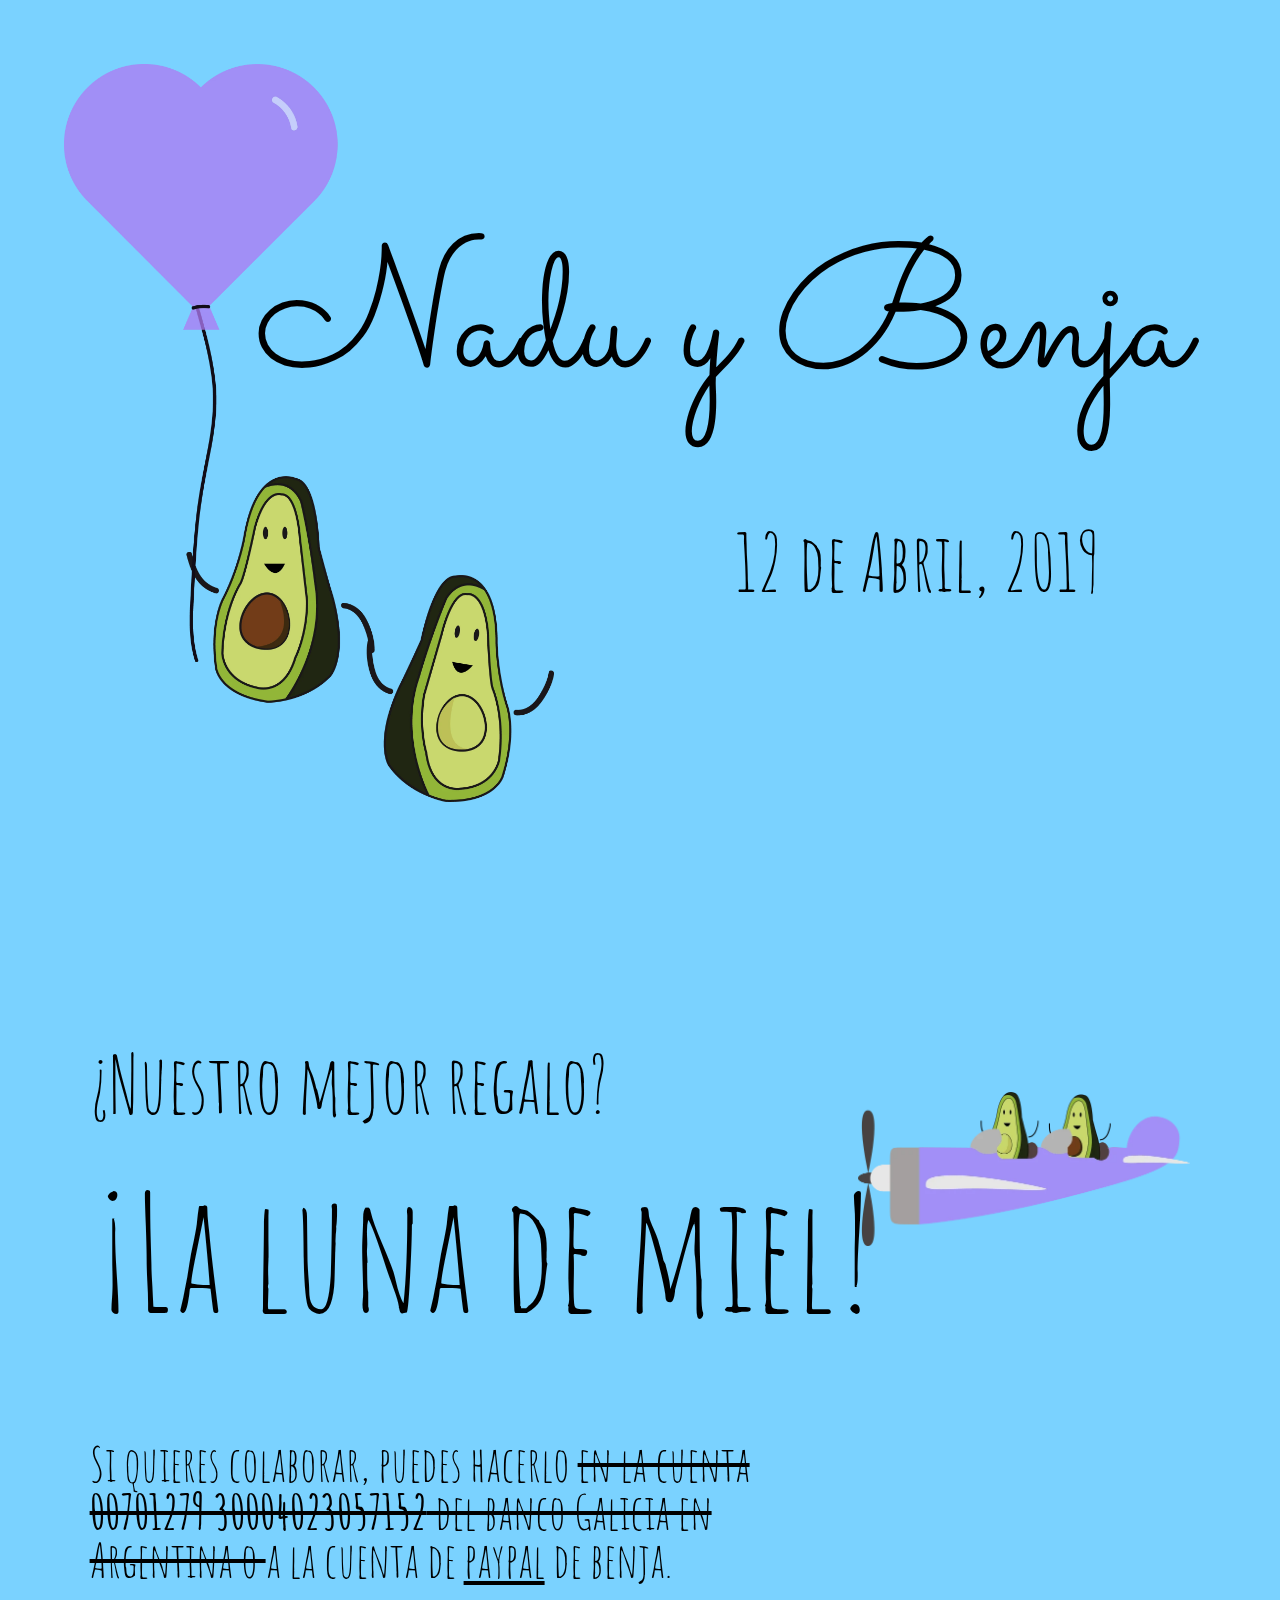
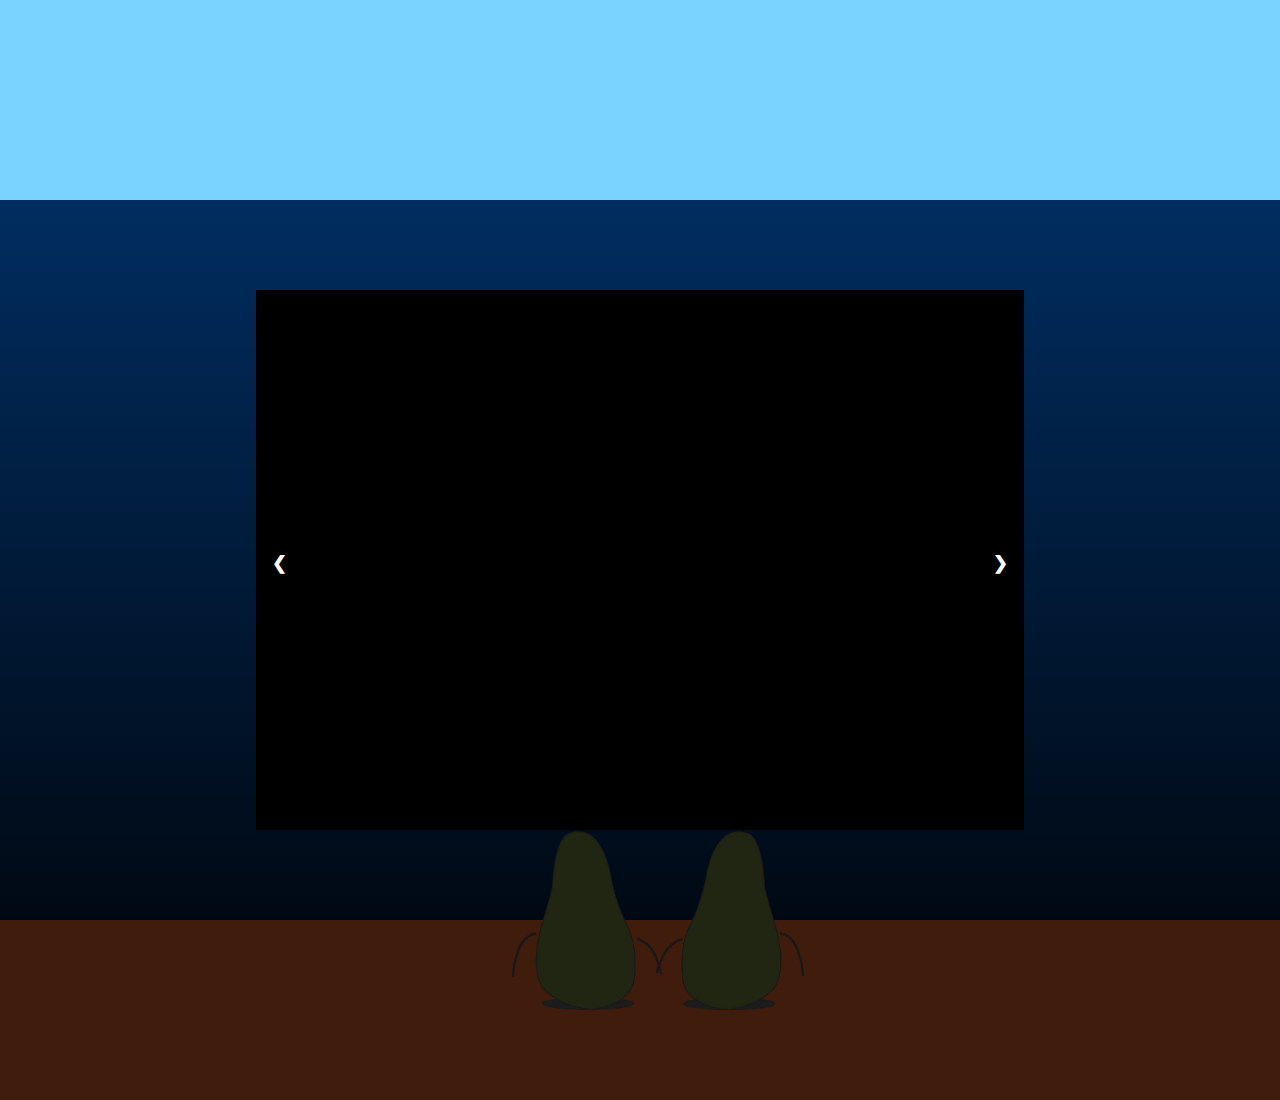
<file: index.html>
<!DOCTYPE html>
<html lang="es">
	<head>
		<meta name="viewport" content="width=device-width, initial-scale=1.0">
		<meta name="Nadu y Benja" content="Nadu y Benja se casan!">
		<meta name="description" content="Nadu y Benja se casan!">
		<meta property="og:title" content="Nadu y Benja" />
		<meta property="og:type" content="website" />
		<meta property="og:url" content="https://www.naduybenja.com.ar/" />
		<meta property="og:image" content="https://naduybenja.com.ar/img/NaduyBenja.png" />
		<meta property="og:description" content="Nadu y Benja se casan!">
		<meta name="twitter:title" content="Nadu y Benja se casan!">
		<meta name="twitter:description" content="Nadu y Benja se casan!">
		<meta name="twitter:image" content="https://naduybenja.com.ar/img/NaduyBenja.png">
		<title>Nadu y Benja</title>
		<link href="https://fonts.googleapis.com/css?family=Amatic+SC|Sacramento" rel="stylesheet">
		<link rel="stylesheet" type="text/css" href="./style/reset.css">
		<link rel="stylesheet" type="text/css" href="./style/base.css">
		<link rel="stylesheet" type="text/css" href="./style/animaciones.css">
		<!-- Global site tag (gtag.js) - Google Analytics -->
		<script async src="https://www.googletagmanager.com/gtag/js?id=UA-125859937-3"></script>
		<script>
			window.dataLayer = window.dataLayer || [];
			function gtag(){dataLayer.push(arguments);}
			gtag('js', new Date());
			gtag('config', 'UA-125859937-3');
		</script>

	</head>
	<body>
		<div class="nubes">
			<picture>
				<source type="image/webp" srcset="./img/nube.webp">
				<img class="nube" id="nube1" src="./img/nube.png" alt="nube">
			</picture>
			<picture>
				<source type="image/webp" srcset="./img/nube.webp">
				<img class="nube" id="nube2" src="./img/nube.png" alt="nube">
			</picture>
			<picture>
				<source type="image/webp" srcset="./img/nube.webp">
				<img class="nube" id="nube3" src="./img/nube.png" alt="nube">
			</picture>
			<picture>
				<source type="image/webp" srcset="./img/nube.webp">
				<img class="nube" id="nube4" src="./img/nube.png" alt="nube">
			</picture>
			<picture>
				<source type="image/webp" srcset="./img/nube.webp">
				<img class="nube" id="nube5" src="./img/nube.png" alt="nube">
			</picture>
		</div>
		<section id="inicio">
			<div class="paltosConGlobo">
				<picture>
					<source type="image/webp" srcset="./img/paltosConGlobo.webp">
					<img src="./img/paltosConGlobo.png" alt="paltos sujetando globo">
				</picture>
			</div>
			<h1>Nadu y Benja</h1>
			<h2>12 de Abril, 2019</h2>
		</section>
		<section id="medio">
			<h1>&iexcl;La luna de miel!</h1>
			<h2>&iquest;Nuestro mejor regalo?</h2>
			<div class="paltosEnAvion">
				<picture>
					<source type="image/webp" srcset="./img/paltosAvion.webp">
					<img src="./img/paltosAvion.png" alt="paltos en avion">
				</picture>
			</div>
			<p>Si quieres colaborar, puedes hacerlo <del>en la cuenta <span class="numeroDeCuenta">00701279 30004023057152</span> del banco Galicia en Argentina o </del> a la cuenta de <a href="https://www.paypal.me/bensmithperez">paypal</a> de benja.</p>
		</section>
		<section id="fin">
			<div class="fondoNoche"></div>
			<div class="pantalla">
				<div class="imagenPantalla imagenVertical">
					<img src="./img/ben-y-nadu-0.jpg">
				</div>
				<div class="imagenPantalla imagenVertical">
					<img src="./img/ben-y-nadu-1.jpg">
				</div>
				<div class="imagenPantalla imagenHorizontal">
					<img src="./img/ben-y-nadu-2.jpg">
				</div>
				<div class="imagenPantalla imagenHorizontal">
					<img src="./img/ben-y-nadu-3.jpg">
				</div>
				<div class="imagenPantalla imagenVertical">
					<img src="./img/ben-y-nadu-4.jpg">
				</div>
				<div class="imagenPantalla imagenHorizontal">
					<img src="./img/ben-y-nadu-5.jpg">
				</div>
				<div class="imagenPantalla imagenHorizontal">
					<img src="./img/ben-y-nadu-6.jpg">
				</div>
				<div class="imagenPantalla imagenHorizontal">
					<img src="./img/ben-y-nadu-7.jpg">
				</div>
				<div class="imagenPantalla imagenVertical">
					<img src="./img/ben-y-nadu-8.jpg">
				</div>
				<div class="imagenPantalla imagenVertical">
					<img src="./img/ben-y-nadu-9.jpg">
				</div>
				<div class="imagenPantalla imagenVertical">
					<img src="./img/ben-y-nadu-10.jpg">
				</div>
				<div class="imagenPantalla imagenVertical">
					<img src="./img/ben-y-nadu-11.jpg">
				</div>
				<div class="imagenPantalla imagenVertical">
					<img src="./img/ben-y-nadu-12.jpg">
				</div>
				<div class="imagenPantalla imagenVertical">
					<img src="./img/ben-y-nadu-13.jpg">
				</div>
				<div class="imagenPantalla imagenVertical">
					<img src="./img/ben-y-nadu-14.jpg">
				</div>
				<div class="imagenPantalla imagenVertical">
					<img src="./img/ben-y-nadu-15.jpg">
				</div>
				<div class="imagenPantalla imagenVertical">
					<img src="./img/ben-y-nadu-16.jpg">
				</div>
				<div class="imagenPantalla imagenHorizontal">
					<img src="./img/ben-y-nadu-17.jpg">
				</div>
				<div class="imagenPantalla imagenVertical">
					<img src="./img/ben-y-nadu-18.jpg">
				</div>
				<div class="imagenPantalla imagenVertical">
					<img src="./img/ben-y-nadu-19.jpg">
				</div>
				<div class="imagenPantalla imagenVertical">
					<img src="./img/ben-y-nadu-20.jpg">
				</div>
				<a class="botonAnterior" onclick="avanzarFoto(-1)">&#10094;</a>
				<a class="botonSiguiente" onclick="avanzarFoto(1)">&#10095;</a>
			</div>
			<picture>
				<source type="image/webp" srcset="./img/paltosDeEspalda.webp">
				<img class="paltosDeEspalda" src="./img/paltosDeEspalda.png" alt="paltos de espalda">
			</picture>
			<div class="piso"></div>
		</section>
		<script type="text/javascript" src="./js/pantalla.js"></script>
	</body>
</html>
</file>
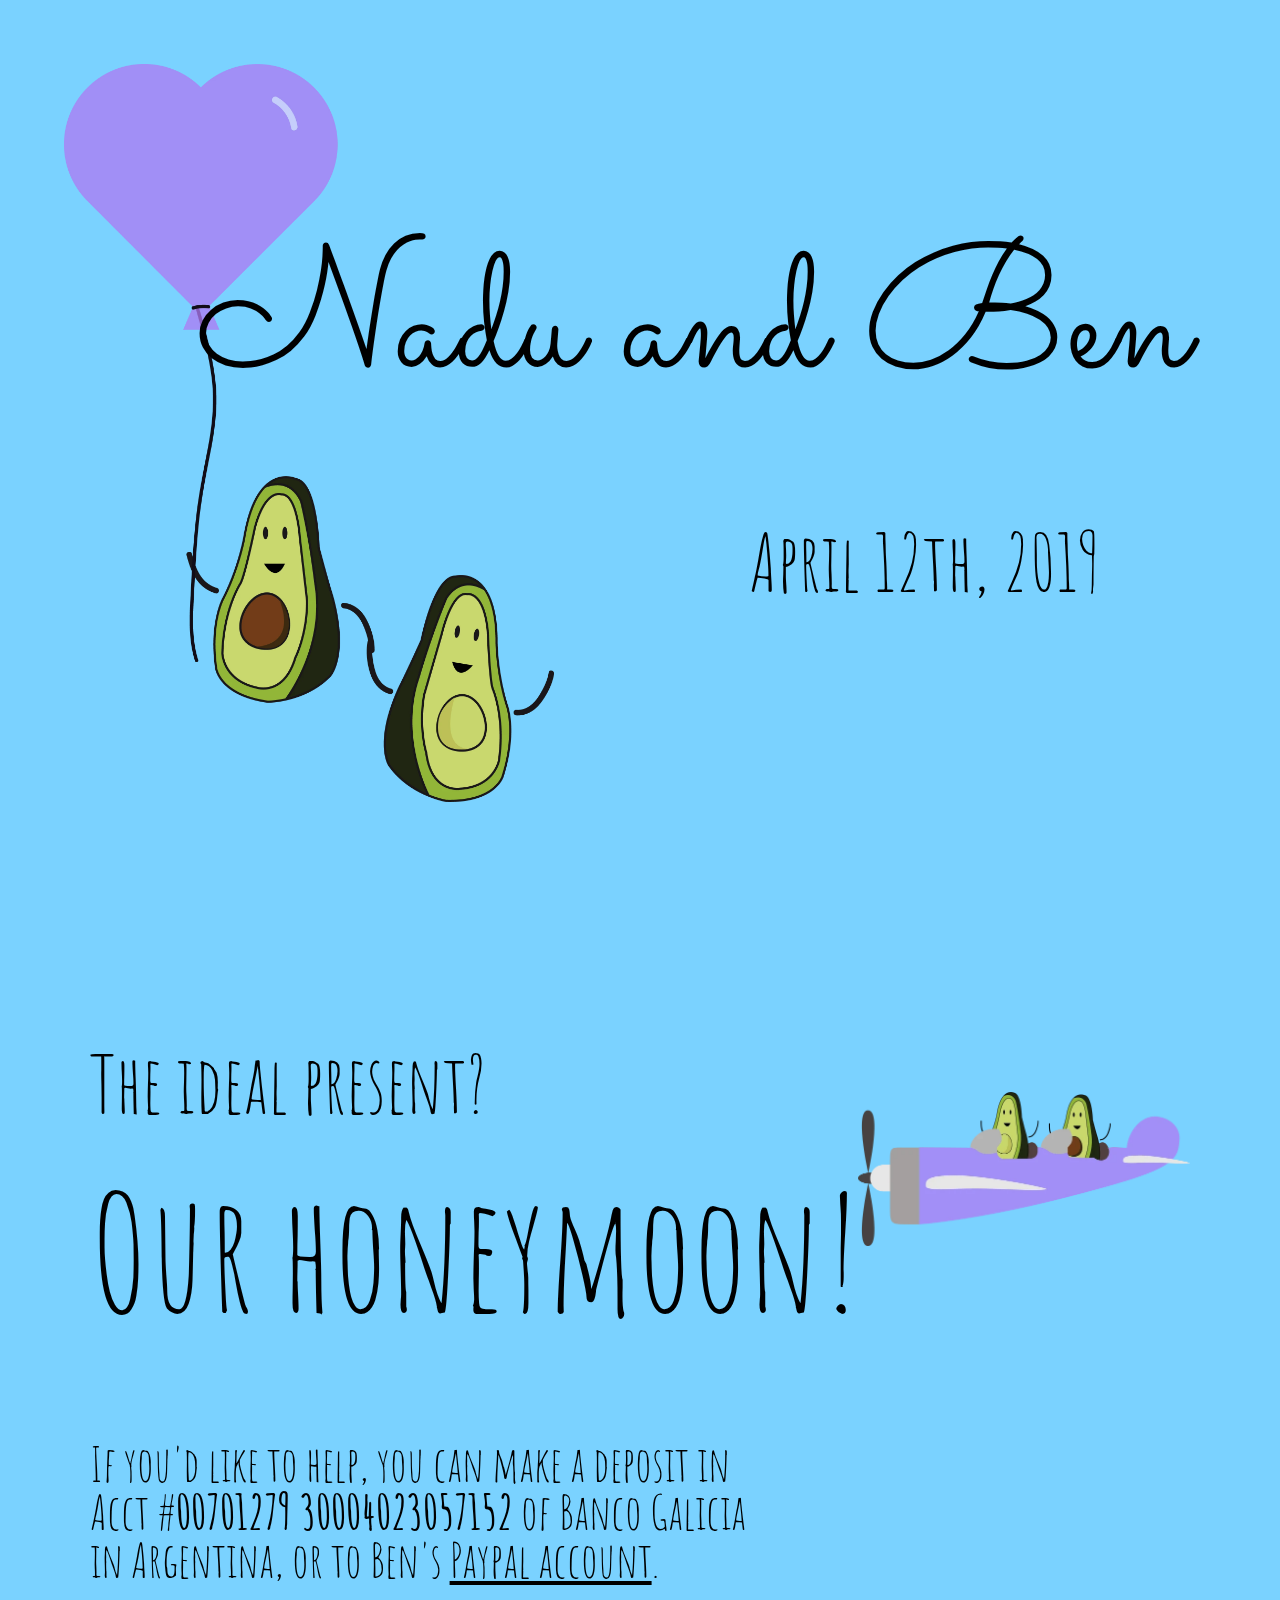
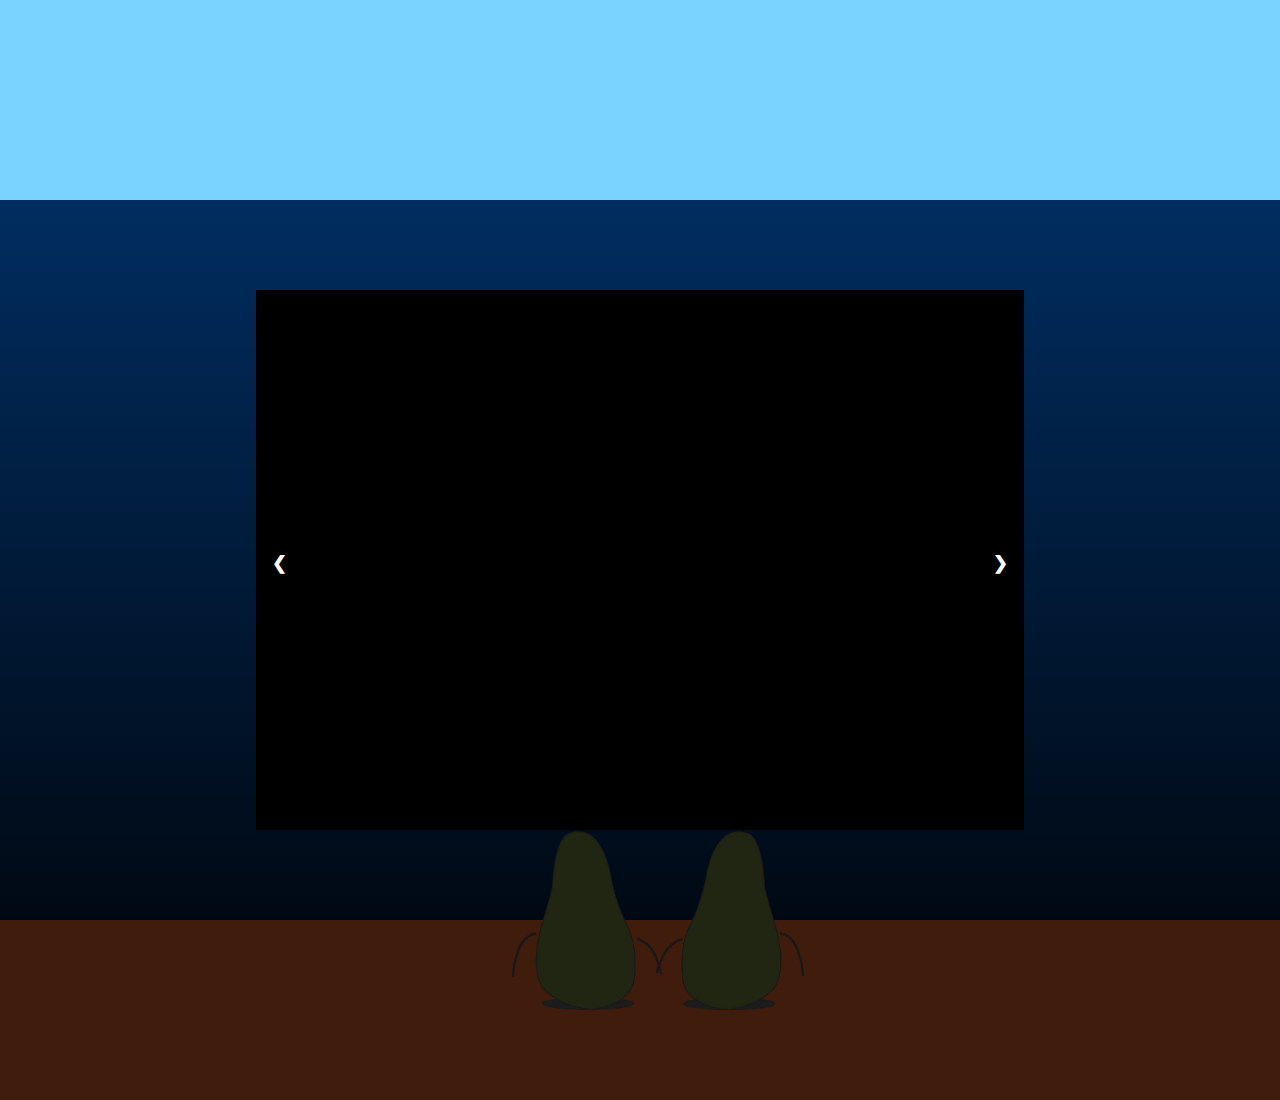
<file: en.html>
<!DOCTYPE html>
<html lang="en">
	<head>
		<meta name="viewport" content="width=device-width, initial-scale=1.0">
		<meta name="Nadu and Ben" content="Nadu and Ben are getting married!">
		<meta name="description" content="Nadu and Ben are getting married!">
		<meta property="og:title" content="Nadu and Ben" />
		<meta property="og:type" content="website" />
		<meta property="og:url" content="https://www.naduybenja.com.ar/en.html" />
		<meta property="og:image" content="https://naduybenja.com.ar/img/NaduyBenja.png" />
		<meta property="og:description" content="Nadu and Ben are getting married!">
		<meta name="twitter:title" content="Nadu and Ben are getting married!">
		<meta name="twitter:description" content="Nadu and Ben are getting married!">
		<meta name="twitter:image" content="https://naduybenja.com.ar/img/NaduyBenja.png">
		<title>Nadu and Ben</title>
		<link href="https://fonts.googleapis.com/css?family=Amatic+SC|Sacramento" rel="stylesheet">
		<link rel="stylesheet" type="text/css" href="./style/reset.css">
		<link rel="stylesheet" type="text/css" href="./style/base.css">
		<link rel="stylesheet" type="text/css" href="./style/animaciones.css">
		<!-- Global site tag (gtag.js) - Google Analytics -->
		<script async src="https://www.googletagmanager.com/gtag/js?id=UA-125859937-3"></script>
		<script>
			window.dataLayer = window.dataLayer || [];
			function gtag(){dataLayer.push(arguments);}
			gtag('js', new Date());
			gtag('config', 'UA-125859937-3');
		</script>
	</head>
	<body>
		<div class="nubes">
			<picture>
				<source type="image/webp" srcset="./img/nube.webp">
				<img class="nube" id="nube1" src="./img/nube.png" alt="cloud">
			</picture>
			<picture>
				<source type="image/webp" srcset="./img/nube.webp">
				<img class="nube" id="nube2" src="./img/nube.png" alt="cloud">
			</picture>
			<picture>
				<source type="image/webp" srcset="./img/nube.webp">
				<img class="nube" id="nube3" src="./img/nube.png" alt="cloud">
			</picture>
			<picture>
				<source type="image/webp" srcset="./img/nube.webp">
				<img class="nube" id="nube4" src="./img/nube.png" alt="cloud">
			</picture>
			<picture>
				<source type="image/webp" srcset="./img/nube.webp">
				<img class="nube" id="nube5" src="./img/nube.png" alt="cloud">
			</picture>
		</div>
		<section id="inicio">
			<div class="paltosConGlobo">
				<picture>
					<source type="image/webp" srcset="./img/paltosConGlobo.webp">
					<img src="./img/paltosConGlobo.png" alt="paltos holding on to balloon">
				</picture>
			</div>
			<h1>Nadu and Ben</h1>
			<h2>April 12th, 2019</h2>
			<!-- <a href="#medio">medio</a> -->
		</section>
		<section id="medio">
			<h1>Our honeymoon!</h1>
			<h2>The ideal present?</h2>
			<div class="paltosEnAvion">
				<picture>
					<source type="image/webp" srcset="./img/paltosAvion.webp">
					<img src="./img/paltosAvion.png" alt="paltos in plane">
				</picture>
			</div>
			<p>If you'd like to help, you can make a deposit in Acct #<span class="numeroDeCuenta">00701279 30004023057152</span> of Banco Galicia in Argentina, or to Ben's <a href="https://www.paypal.me/bensmithperez">Paypal account</a>.</p>
			<!-- <a href="#inicio">inicio</a> -->
			<!-- <a href="#fin">fin</a> -->
		</section>
		<section id="fin">
			<div class="fondoNoche"></div>
			<!-- <a href="#medio">medio</a> -->
			<div class="pantalla">
				<div class="imagenPantalla imagenVertical">
					<img src="./img/ben-y-nadu-0.jpg">
				</div>
				<div class="imagenPantalla imagenVertical">
					<img src="./img/ben-y-nadu-1.jpg">
				</div>
				<div class="imagenPantalla imagenHorizontal">
					<img src="./img/ben-y-nadu-2.jpg">
				</div>
				<div class="imagenPantalla imagenHorizontal">
					<img src="./img/ben-y-nadu-3.jpg">
				</div>
				<div class="imagenPantalla imagenVertical">
					<img src="./img/ben-y-nadu-4.jpg">
				</div>
				<div class="imagenPantalla imagenHorizontal">
					<img src="./img/ben-y-nadu-5.jpg">
				</div>
				<div class="imagenPantalla imagenHorizontal">
					<img src="./img/ben-y-nadu-6.jpg">
				</div>
				<div class="imagenPantalla imagenHorizontal">
					<img src="./img/ben-y-nadu-7.jpg">
				</div>
				<div class="imagenPantalla imagenVertical">
					<img src="./img/ben-y-nadu-8.jpg">
				</div>
				<div class="imagenPantalla imagenVertical">
					<img src="./img/ben-y-nadu-9.jpg">
				</div>
				<div class="imagenPantalla imagenVertical">
					<img src="./img/ben-y-nadu-10.jpg">
				</div>
				<div class="imagenPantalla imagenVertical">
					<img src="./img/ben-y-nadu-11.jpg">
				</div>
				<a class="botonAnterior" onclick="avanzarFoto(-1)">&#10094;</a>
				<a class="botonSiguiente" onclick="avanzarFoto(1)">&#10095;</a>
			</div>
			<picture>
				<source type="image/webp" srcset="./img/paltosDeEspalda.webp">
				<img class="paltosDeEspalda" src="./img/paltosDeEspalda.png" alt="paltos backwards">
			</picture>
			<div class="piso"></div>
		</section>
		<script type="text/javascript" src="./js/pantalla.js"></script>
	</body>
</html>
</file>
<file: style/base.css>
/*Autor: Benjamin Smith
Archivo: base.css*/

/*para toda la página*/
html{
  scroll-behavior: smooth;
}
body{
  background: rgba(0,168,255,0.52);
  /*background: linear-gradient(180deg, rgba(0,168,255,0.52) 0%, rgba(3,8,130,1) 100%);*/
  overflow-x: hidden;
}

.numeroDeCuenta{
  font-weight: bold;
}

/*nubes*/
.nubes{
  position: fixed;
  height: 100vh;
  width: 100vw;
  z-index: -1;
}

.nube{
  opacity: 0.5;
  width: 25%;
  left: -30%;
}

#nube1{
  position: fixed;
  top: 30%;
  animation: moverNube1 linear 20s infinite;
}

#nube2{
  position: fixed;
  top: 50%;
  animation: moverNube2 linear 20s infinite;
  animation-delay: 2s;
}

#nube3{
  position: fixed;
  top: 60%;
  animation: moverNube3 linear 20s infinite;
  animation-delay: 6s;
}

#nube4{
  position: fixed;
  top: 70%;
  animation: moverNube4 linear 20s infinite;
  animation-delay: 12s;
}

#nube5{
  position: fixed;
  top: 20%;
  animation: moverNube5 linear 20s infinite;
  animation-delay: 10s;
}

/*pantalla principal*/
section#inicio{
  height: 100vh; 
}

.paltosConGlobo img{
  padding-top: 5%;
  padding-left: 5%; 
  height: 82vh;
  /*width: 25vw;*/
  z-index: 2;
  animation: moverPaltos 4s infinite;
}

#inicio h1{
  font-size: 11rem;
  position: absolute;
  right: 7vw;
  top: 27vh;
  font-family: 'Sacramento', cursive;
  z-index: 2;
}

#inicio h2{
  font-size: 5rem;
  position: absolute;
  right: 14vw;
  top: 58vh;
  font-family: 'Amatic SC', cursive;
  z-index: 2;
}

/*seccion del medio*/
section#medio{
  height: 100vh;
}

#medio h1{
  font-size: 10rem;
  position: absolute;
  left: 7vw;
  top: 130vh;
  font-family: 'Amatic SC', cursive;
  z-index: 2;
  color: black;
}

#medio h2{
  font-size: 5rem;
  position: absolute;
  left: 7vw;
  top: 116vh;
  font-family: 'Amatic SC', cursive;
  z-index: 2;
  color: black;
}

.paltosEnAvion img{
  padding-top: 15%;
  padding-left: 67%;
  /*height: 32vh;*/
  width: 26vw;
  z-index: 2;
  animation: moverPaltos 2s infinite;
}

#medio p{
  font-size: 3rem;
  width: 54%;
  position: absolute;
  left: 7vw;
  top: 160vh;
  font-family: 'Amatic SC', cursive;
  z-index: 2;
  color: black;
}

/*pantalla final*/
section#fin{
  position: relative;
  height: 100vh;
}

.fondoNoche{
  position: relative;
  background: rgb(0,45,96);
  background: linear-gradient(180deg, rgba(0,45,96,1) 0%, rgba(0,0,0,1) 100%);
  width: 100vw;
  height: 100vh;
  z-index: -1;
}

.piso{
  position: absolute;
  bottom: 0;
  background-color: #3f1c0b;
  width: 100vw;
  height: 20vh;
  z-index: 1;
}

.pantalla{
  position: absolute;
  top: 10%;
  left: 20%;
  margin: 0px auto;
  width: 60vw;
  height: 60vh;
  background-color: black;
  z-index: 2;
}

img.paltosDeEspalda{
  height: 14vw;
  position: absolute;
  bottom: 10%;
  left: 40%;
  z-index: 2;
}

.imagenPantalla{
  position: relative;
  overflow-x: hidden;
  overflow-y: hidden;
  width: 60vw;
  height: 60vh;
  display: none;
  text-align:center;

}

.imagenPantalla img{
  height: 120%;
  /*vertical-align: middle;*/
  /*transform: translateX(14%);*/
}

.botonAnterior, .botonSiguiente {
  cursor: pointer;
  position: absolute;
  top: 50%;
  width: auto;
  padding: 16px;
  margin-top: -22px;
  color: white;
  font-weight: bold;
  font-size: 18px;
  transition: 0.6s ease;
  border-radius: 0 3px 3px 0;
  user-select: none;
}

.botonSiguiente {
  right: 0;
  border-radius: 3px 0 0 3px;
}

.botonAnterior:hover, .botonSiguiente:hover {
  background-color: rgba(0,0,0,0.8);
}

/*para celus*/
@media only screen and (max-width: 600px){
  #nube1{
    animation-duration: 10s;
  }

  #nube2{
    animation-duration: 10s;
    animation-delay:1s;
  }

  #nube3{
    animation-duration: 10s;
    animation-delay:3s;
  }

  #nube4{
    animation-duration: 10s;
    animation-delay:6s;
  }

  #nube5{
    animation-duration: 10s;
    animation-delay:5s;
  }

  .paltosConGlobo img{
    padding-top: 9%;
    padding-left: 5%; 
    height: 70vh;
    width: 90vw;
    z-index: 2;
    animation: moverPaltos 4s infinite;
  }

  #inicio h1{
    font-size: 4rem;
    top: 73vh;
    left: unset;
    right: unset;
    text-align: center;
    width: 100vw;
    z-index: 2;
  }

  #inicio h2{
    font-size: 3rem;
    top: 82vh;
    left: unset;
    right: unset;
    text-align: center;
    width: 100vw;
    z-index: 2;
  }

  #medio h1{
    font-size: 8rem;
    left: 7vw;
    top: 109vh;
  }

  #medio h2{
    font-size: 3.5rem;
    left: 7vw;
    top: 103vh;
  }

  .paltosEnAvion img{
    padding-top: 90%;
    padding-left: 6%;
    /*height: 32vh;*/
    width: 90vw;
    z-index: 2;
    animation: moverPaltos 2s infinite;
  }

  #medio p{
    font-size: 2.5rem;
    position: absolute;
    width: 90%;
    left: 7vw;
    top: 168vh;
    font-family: 'Amatic SC', cursive;
    z-index: 2;
    color: black;
  }


  img.paltosDeEspalda{
    height: 44vw;
    position: absolute;
    bottom: 10%;
    left: 15%;
  }

  .pantalla{
    left: 5%;
    width: 90vw;
  }

  .imagenPantalla{
    width: 90vw;
  }

  .imagenPantalla img{
    height: 100%;
  }

  .imagenVertical img{

  }

  .imagenHorizontal img{
    margin-left: -60px;
  }
}

@media only screen and (max-width: 500px){
  #medio h2 {
      font-size: 3.1rem;
  }
  #medio h1{
    font-size: 7.3rem;
    text-align: center;
    left: -1vw;
    top: 109vh; 
  }

  .paltosEnAvion img {
    padding-top: 75%;
  }

  #medio p {
    font-size: 2rem;
    top: 174vh;
  }
}

@media only screen and (max-width: 400px){
  #inicio h1{
    font-size: 3rem;
  }

  #inicio h2 {
    font-size: 2rem;
  }

  #medio h1{
    font-size: 6rem;
  }

  #medio h2{
    font-size: 2rem;
  }

  .paltosEnAvion img {
    padding-top: 75%;
  }

  #medio p{
    font-size: 1.6rem;
    top: 174vh;
  }

}

/*para ipads...............*/
@media only screen and (min-device-width: 481px) and (max-device-width: 1024px) and (orientation:portrait) {
  .paltosConGlobo img {
    padding-top: 8%;
    padding-left: 5%;
    height: 81vh;
  }

  #inicio h1 {
    font-size: 7rem;
    right: 2vw;
    top: 36vh;
  } 

  #inicio h2 {
    font-size: 4rem;
    right: 7vw;
    top: 50vh;
  }

  .paltosEnAvion img {
    padding-top: 66%;
    padding-left: 39%;
    /* height: 32vh; */
    width: 59vw;
  }

  #medio p {
    font-size: 3rem;
    width: 90%;
    top: 172vh;
  }

  img.paltosDeEspalda {
      height: 29vw;
      left: 24%;
  }
}
</file>
<file: style/animaciones.css>
/*Autor: Benjamin Smith
Archivo: animaciones.css*/

@keyframes moverNube1 {
  from {left: -30%;}
  to {left: 100%;}
}

@keyframes moverNube2 {
  from {left: -30%;}
  to {left: 100%;}
}

@keyframes moverNube3 {
  from {left: -30%;}
  to {left: 100%;}
}

@keyframes moverNube4 {
  from {left: -30%;}
  to {left: 100%;}
}

@keyframes moverNube5 {
  from {left: -30%;}
  to {left: 100%;}
}

@keyframes moverPaltos {
  0% {transform: translateY(0%);}
  50% {transform: translateY(-6%);}
  100% {transform: translateY(0%);}
}
</file>
